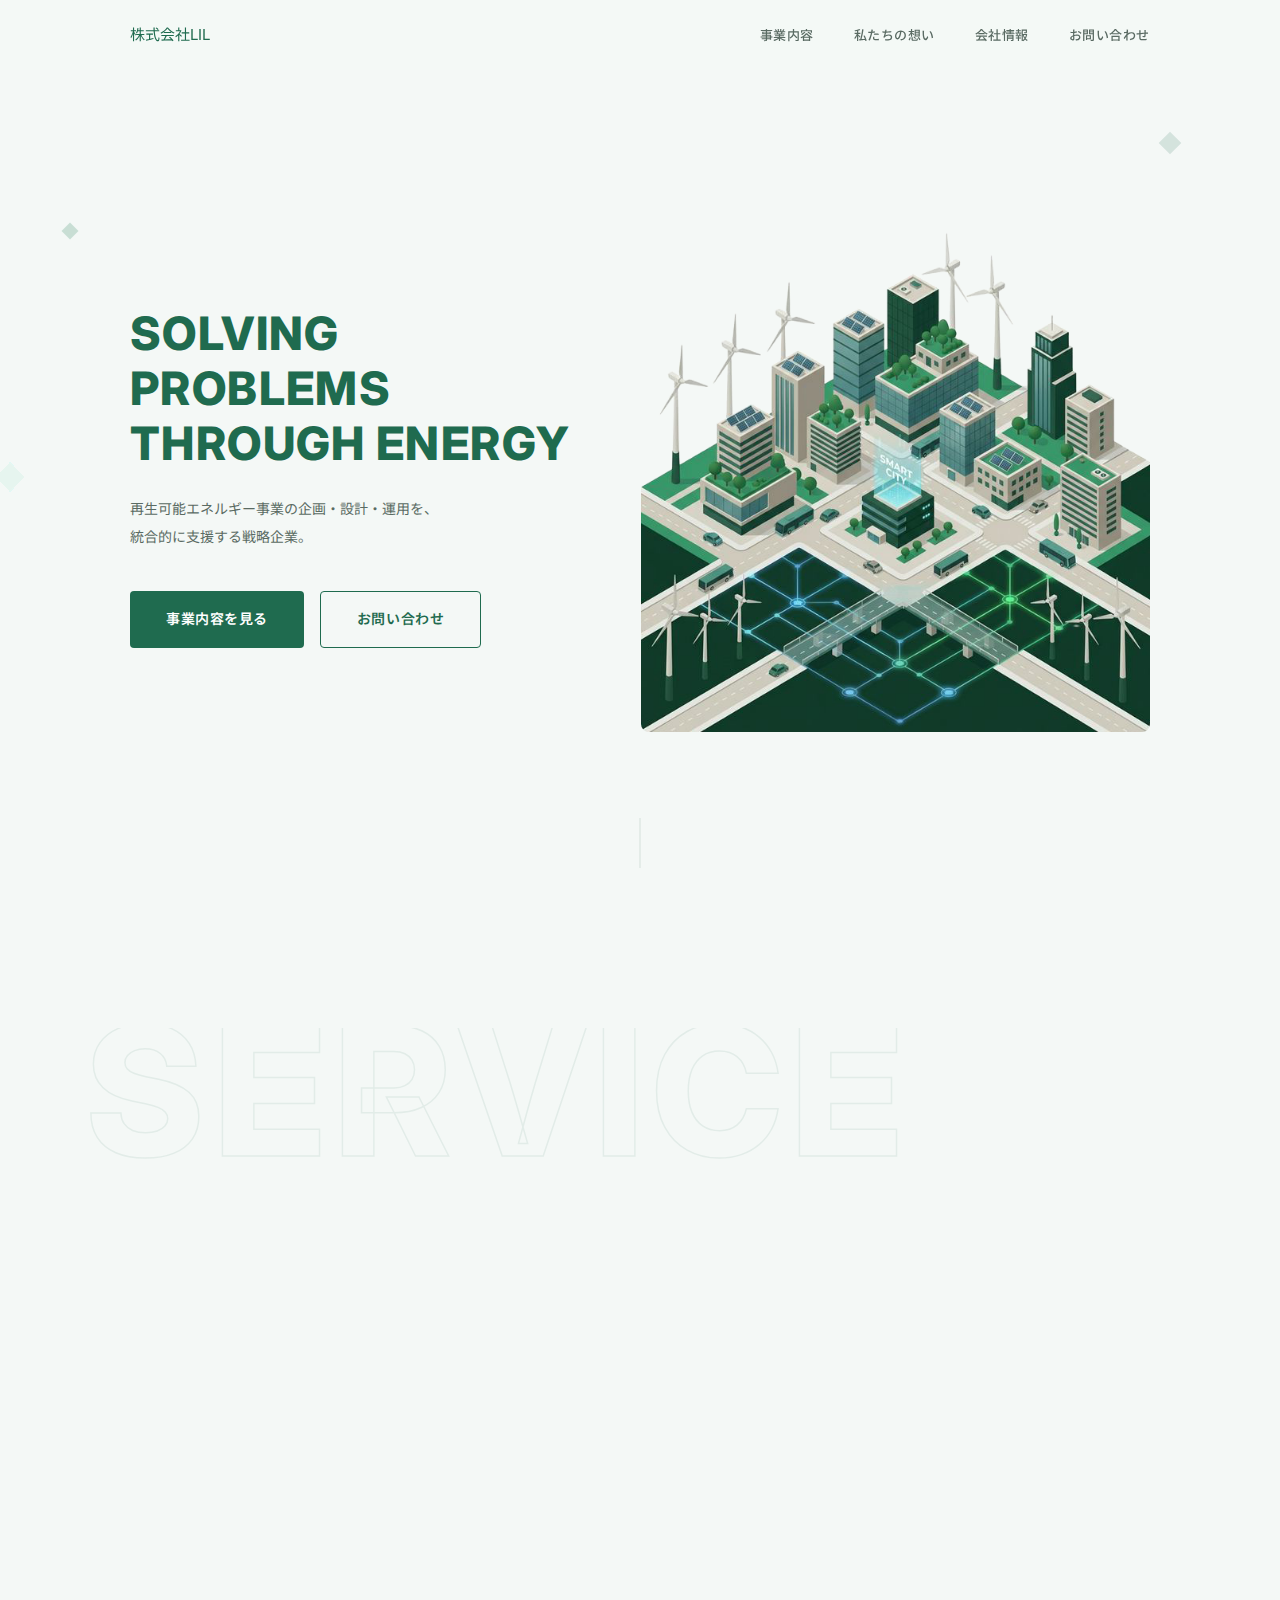
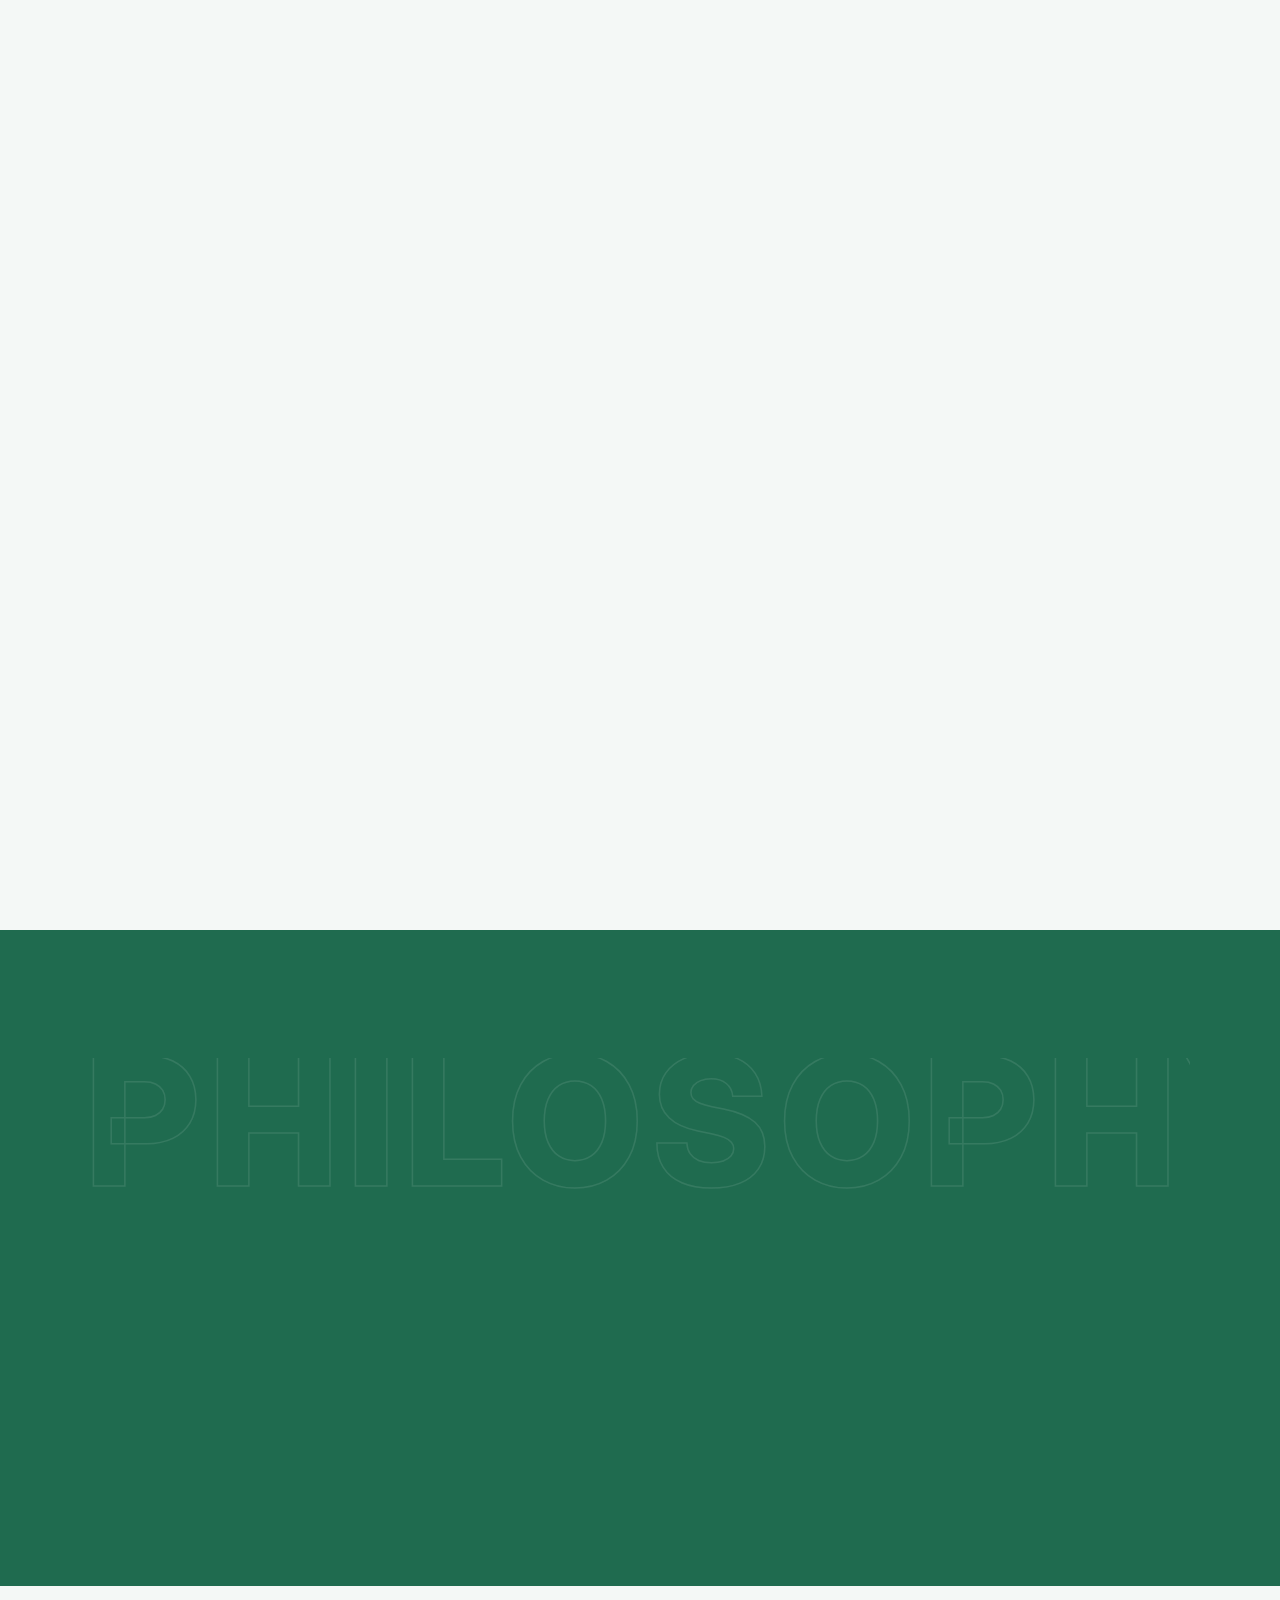
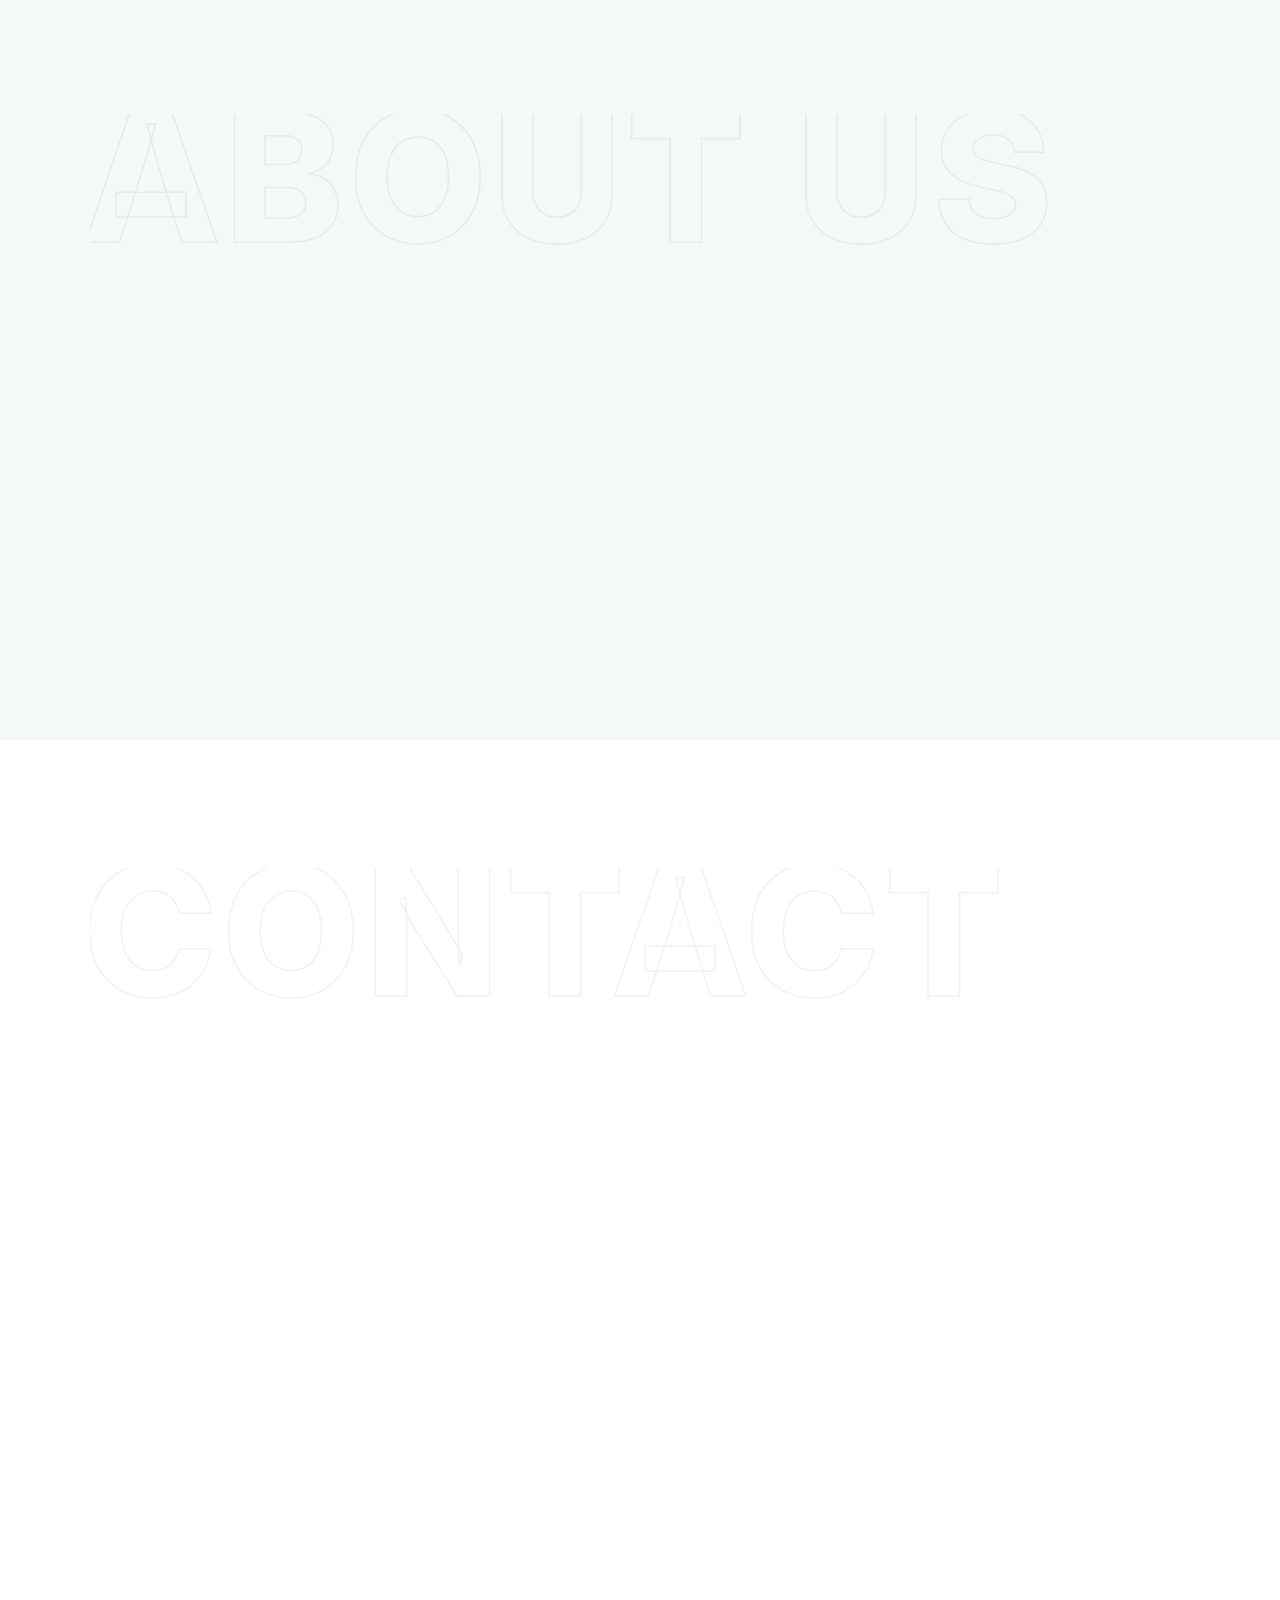
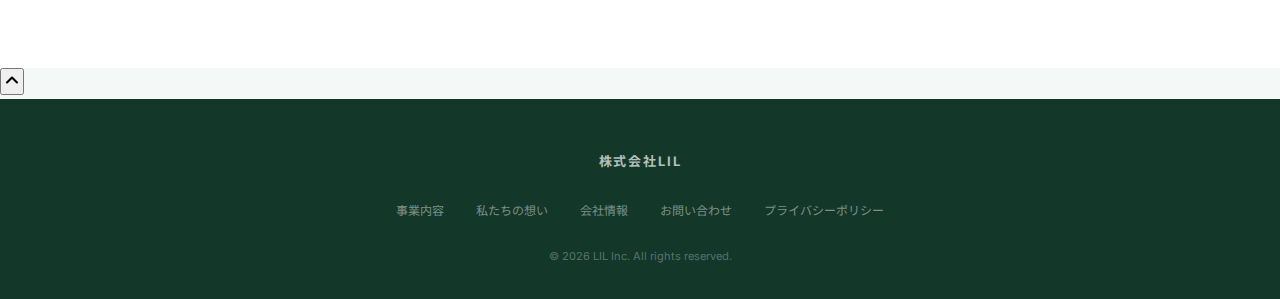
<file: index.html>
<!DOCTYPE html>
<html lang="ja">

<head>
  <meta charset="UTF-8">
  <meta name="viewport" content="width=device-width, initial-scale=1.0">
  <title>TOP | 株式会社LIL</title>
  <meta name="description" content="再生可能エネルギー事業の企画・設計・運用を、統合的に支援する戦略企業。">
  <link rel="preconnect" href="https://fonts.googleapis.com">
  <link rel="preconnect" href="https://fonts.gstatic.com" crossorigin>
  <link
    href="https://fonts.googleapis.com/css2?family=Inter:wght@300;400;500;600;700;800&family=Noto+Sans+JP:wght@300;400;500;600;700&family=Noto+Serif+JP:wght@400;500;600;700&display=swap"
    rel="stylesheet">
  <link rel="stylesheet" href="css/style.css">
</head>

<body>
  <!-- ========== HEADER ========== -->
  <header class="site-header" id="siteHeader">
    <div class="container header-inner">
      <a href="/" class="logo" aria-label="ホームへ戻る">
        株式会社LIL
      </a>
      <nav class="nav-desktop" aria-label="メインナビゲーション">
        <ul class="nav-list">
          <li><a href="#business" class="nav-link">事業内容</a></li>
          <li><a href="#philosophy" class="nav-link">私たちの想い</a></li>
          <li><a href="#company" class="nav-link">会社情報</a></li>
          <li><a href="#contact" class="nav-link">お問い合わせ</a></li>
        </ul>
      </nav>
      <button class="hamburger" id="hamburger" aria-label="メニューを開く" aria-expanded="false">
        <span class="hamburger-line"></span>
        <span class="hamburger-line"></span>
        <span class="hamburger-line"></span>
      </button>
    </div>
    <div class="nav-mobile" id="navMobile" aria-hidden="true">
      <ul class="nav-mobile-list">
        <li><a href="#business" class="nav-mobile-link">事業内容</a></li>
        <li><a href="#philosophy" class="nav-mobile-link">私たちの想い</a></li>
        <li><a href="#company" class="nav-mobile-link">会社情報</a></li>
        <li><a href="#contact" class="nav-mobile-link">お問い合わせ</a></li>
      </ul>
    </div>
  </header>

  <main>
    <!-- ========== HERO ========== -->
    <section id="hero" class="hero">
      <!-- Decorative cubes -->
      <div class="deco-cube deco-cube--1" aria-hidden="true"></div>
      <div class="deco-cube deco-cube--2" aria-hidden="true"></div>
      <div class="deco-cube deco-cube--3" aria-hidden="true"></div>
      <div class="deco-cube deco-cube--4" aria-hidden="true"></div>
      <div class="deco-cube deco-cube--5" aria-hidden="true"></div>
      <div class="deco-cube deco-cube--6" aria-hidden="true"></div>
      <div class="deco-cube deco-cube--7" aria-hidden="true"></div>
      <div class="deco-cube deco-cube--8" aria-hidden="true"></div>
      <div class="deco-cube deco-cube--9" aria-hidden="true"></div>
      <div class="deco-cube deco-cube--10" aria-hidden="true"></div>
      <div class="deco-cube deco-cube--11" aria-hidden="true"></div>
      <div class="deco-cube deco-cube--12" aria-hidden="true"></div>
      <div class="deco-cube deco-cube--13" aria-hidden="true"></div>
      <div class="deco-cube deco-cube--14" aria-hidden="true"></div>
      <div class="deco-cube deco-cube--15" aria-hidden="true"></div>
      <div class="deco-cube deco-cube--16" aria-hidden="true"></div>
      <div class="deco-cube deco-cube--17" aria-hidden="true"></div>
      <div class="deco-cube deco-cube--18" aria-hidden="true"></div>
      <div class="deco-cube deco-cube--19" aria-hidden="true"></div>
      <div class="deco-cube deco-cube--20" aria-hidden="true"></div>
      <div class="deco-cube deco-cube--21" aria-hidden="true"></div>
      <div class="deco-cube deco-cube--22" aria-hidden="true"></div>
      <div class="deco-cube deco-cube--23" aria-hidden="true"></div>
      <div class="deco-cube deco-cube--24" aria-hidden="true"></div>

      <div class="container hero-layout">
        <div class="hero-text">
          <h1 class="hero-h1 reveal">
            <span class="hero-h1-en">SOLVING PROBLEMS</span>
            <span class="hero-h1-en">THROUGH ENERGY</span>
          </h1>
          <p class="hero-lead reveal reveal--delay-1">再生可能エネルギー事業の企画・設計・運用を、<br>統合的に支援する戦略企業。</p>
          <div class="hero-cta reveal reveal--delay-2">
            <a href="#business" class="btn btn--primary">事業内容を見る</a>
            <a href="#contact" class="btn btn--outline">お問い合わせ</a>
          </div>
        </div>
        <div class="hero-visual reveal">
          <img src="images/hero-isometric2.png" alt="エネルギーインフラのイメージ" class="hero-img" loading="eager">
        </div>
      </div>
      <div class="scroll-cue" aria-hidden="true">
        <span class="scroll-cue-line"></span>
      </div>
    </section>

    <!-- ========== SERVICE ========== -->
    <section id="business" class="section section--cream">
      <div class="container section-with-watermark">
        <div class="watermark" aria-hidden="true">SERVICE</div>
        <div class="section-header reveal">
          <span class="section-sub">事業内容</span>
        </div>

        <!-- Service 01 -->
        <div class="service-block service-block--right reveal">
          <div class="service-img-wrap">
            <img src="images/energy-consulting.png" alt="エネルギーコンサルティング" class="service-img" loading="lazy">
            <span class="service-num">01</span>
          </div>
          <div class="service-content">
            <h3 class="service-title">エネルギーコンサルティング</h3>
            <p class="service-desc">事業判断の質を上げるための構造設計と意思決定支援。事業スキーム設計、投資判断支援、リスク分析・評価を通じて、最適なエネルギー戦略を立案します。</p>
            <ul class="service-bullets">
              <li>事業スキーム設計</li>
              <li>投資判断支援</li>
              <li>リスク分析・評価</li>
            </ul>
          </div>
        </div>

        <!-- Service 02 -->
        <div class="service-block service-block--left reveal">
          <div class="service-content">
            <h3 class="service-title">企画設計コンサルティング</h3>
            <p class="service-desc">企画・設計フェーズの整合性を担保し、実装可能な計画へ落とし込み。用地評価、系統検討、設計統括を一貫して支援します。</p>
            <ul class="service-bullets">
              <li>用地評価</li>
              <li>系統検討</li>
              <li>設計統括</li>
            </ul>
          </div>
          <div class="service-img-wrap">
            <img src="images/integrated-diagram.png" alt="設計プロセスイメージ" class="service-img" loading="lazy">
            <span class="service-num service-num--left">02</span>
          </div>
        </div>

        <!-- Service 03 -->
        <div class="service-block service-block--right reveal">
          <div class="service-img-wrap">
            <img src="images/operation-maintenance.png" alt="風力発電インフラ" class="service-img" loading="lazy">
            <span class="service-num">03</span>
          </div>
          <div class="service-content">
            <h3 class="service-title">運用管理支援</h3>
            <p class="service-desc">長期安定稼働を前提に、運用体制を設計・最適化。保守管理体制を構築し、継続的な価値創出を担保します。</p>
            <ul class="service-bullets">
              <li>運用体制設計</li>
              <li>保守管理体制構築</li>
              <li>長期安定化支援</li>
            </ul>
          </div>
        </div>
      </div>
    </section>

    <!-- ========== PHILOSOPHY ========== -->
    <section id="philosophy" class="section section--wine">
      <div class="container section-with-watermark">
        <div class="watermark watermark--light" aria-hidden="true">PHILOSOPHY</div>

        <div class="philosophy-layout">
          <div class="philosophy-label reveal">
            <span class="section-sub section-sub--light">私たちの想い</span>
          </div>
          <div class="philosophy-content reveal">
            <h2 class="philosophy-heading">誠実さと創造性で<br>応える。</h2>
            <div class="philosophy-body">
              <p>再生可能エネルギーは、企画・設計・運用が分断されることで、長期安定性や投資合理性が損なわれやすい領域です。</p>
              <p>私たちは、技術・事業性・運用設計を横断し、事業全体を"統合設計"として捉え直します。</p>
              <p>目先の最適化ではなく、長期の安定稼働と継続的な価値創出を前提に、意思決定の質を高める支援を行います。</p>
            </div>
          </div>
          <div class="philosophy-visual reveal">
            <img src="images/philosophy-city2.png" alt="都市とエネルギーのイメージ" class="philosophy-img" loading="lazy">
          </div>
        </div>
      </div>
    </section>

    <!-- ========== APPROACH / COMPANY ========== -->
    <section id="company" class="section section--cream">
      <div class="container section-with-watermark">
        <div class="watermark" aria-hidden="true">ABOUT US</div>

        <div class="about-layout">
          <div class="about-visual reveal">
            <img src="images/wind-turbines.png" alt="再生可能エネルギーインフラ" class="about-img" loading="lazy">
          </div>
          <div class="about-content reveal">
            <span class="section-sub">会社情報</span>
            <h2 class="about-heading">会社概要</h2>
            <dl class="company-table">
              <div class="company-row">
                <dt>会社名</dt>
                <dd>株式会社LIL</dd>
              </div>
              <div class="company-row">
                <dt>代表者</dt>
                <dd>代表取締役 道本 謙介</dd>
              </div>
              <div class="company-row">
                <dt>住所</dt>
                <dd>大阪市中央区久太郎町3丁目1番27号船場大西ビル9階</dd>
              </div>
              <div class="company-row">
                <dt>会社目的</dt>
                <dd>再生可能エネルギー（脱炭素）A&M、O&M、コンサルティング、発電所保有（実務運営）、発電所建設、SDGS、Re100</dd>
              </div>
              <div class="company-row">
                <dt>事業内容</dt>
                <dd>SDGsに関する企画、設計、実施、運用、PR、研修、パートナーマッチング新規事業創出</dd>
              </div>
            </dl>
          </div>
        </div>
      </div>
    </section>

    <!-- ========== CONTACT ========== -->
    <section id="contact" class="section section--white">
      <div class="container section-with-watermark">
        <div class="watermark" aria-hidden="true">CONTACT</div>
        <div class="section-header section-header--center reveal">
          <span class="section-sub">お問い合わせ</span>
        </div>

        <div class="contact-form-wrap reveal">
          <form class="contact-form"
            action="https://docs.google.com/forms/u/1/d/e/1FAIpQLSdo0f4HM27pAtrWlD56RqRm7i7F2eSg3h7Rjvf1aUtwLPWf7g/formResponse"
            method="POST" target="_blank">
            <div class="form-group">
              <label for="contact-name" class="form-label">お名前 <span class="required">*</span></label>
              <input type="text" id="contact-name" name="entry.781073088" class="form-input" autocomplete="name"
                placeholder="" required>
            </div>
            <div class="form-group">
              <label for="contact-email" class="form-label">メールアドレス <span class="required">*</span></label>
              <input type="email" id="contact-email" name="entry.1321360599" class="form-input" autocomplete="email"
                placeholder="" required>
            </div>
            <div class="form-group">
              <label for="contact-company" class="form-label">会社名</label>
              <input type="text" id="contact-company" name="entry.496089879" class="form-input"
                autocomplete="organization" placeholder="">
            </div>
            <div class="form-group">
              <label for="contact-message" class="form-label">お問い合わせ内容 <span class="required">*</span></label>
              <textarea id="contact-message" name="entry.933638866" class="form-textarea" rows="5" required></textarea>
            </div>
            <p class="form-privacy">
              <a href="privacy.html" target="_blank">プライバシーポリシー</a>に同意の上、<br class="sp-only">お問い合わせください。
            </p>
            <div class="form-submit">
              <button type="submit" class="btn btn--primary btn--wide">送信</button>
            </div>
          </form>
        </div>
      </div>
    </section>
  </main>

  <!-- ========== BACK TO TOP ========== -->
  <button class="back-to-top" id="backToTop" aria-label="ページトップへ戻る">
    <svg xmlns="http://www.w3.org/2000/svg" width="20" height="20" viewBox="0 0 24 24" fill="none" stroke="currentColor"
      stroke-width="2.5" stroke-linecap="round" stroke-linejoin="round" aria-hidden="true">
      <polyline points="18 15 12 9 6 15"></polyline>
    </svg>
  </button>

  <!-- ========== FOOTER ========== -->
  <footer class="site-footer">
    <div class="container footer-inner">
      <div class="footer-left">
        <span class="footer-logo">株式会社LIL</span>
      </div>
      <nav class="footer-nav">
        <a href="#business">事業内容</a>
        <a href="#philosophy">私たちの想い</a>
        <a href="#company">会社情報</a>
        <a href="#contact">お問い合わせ</a>
        <a href="privacy.html">プライバシーポリシー</a>
      </nav>
      <p class="footer-copy">&copy; 2026 LIL Inc. All rights reserved.</p>
    </div>
  </footer>

  <script src="js/main.js"></script>
</body>

</html>
</file>
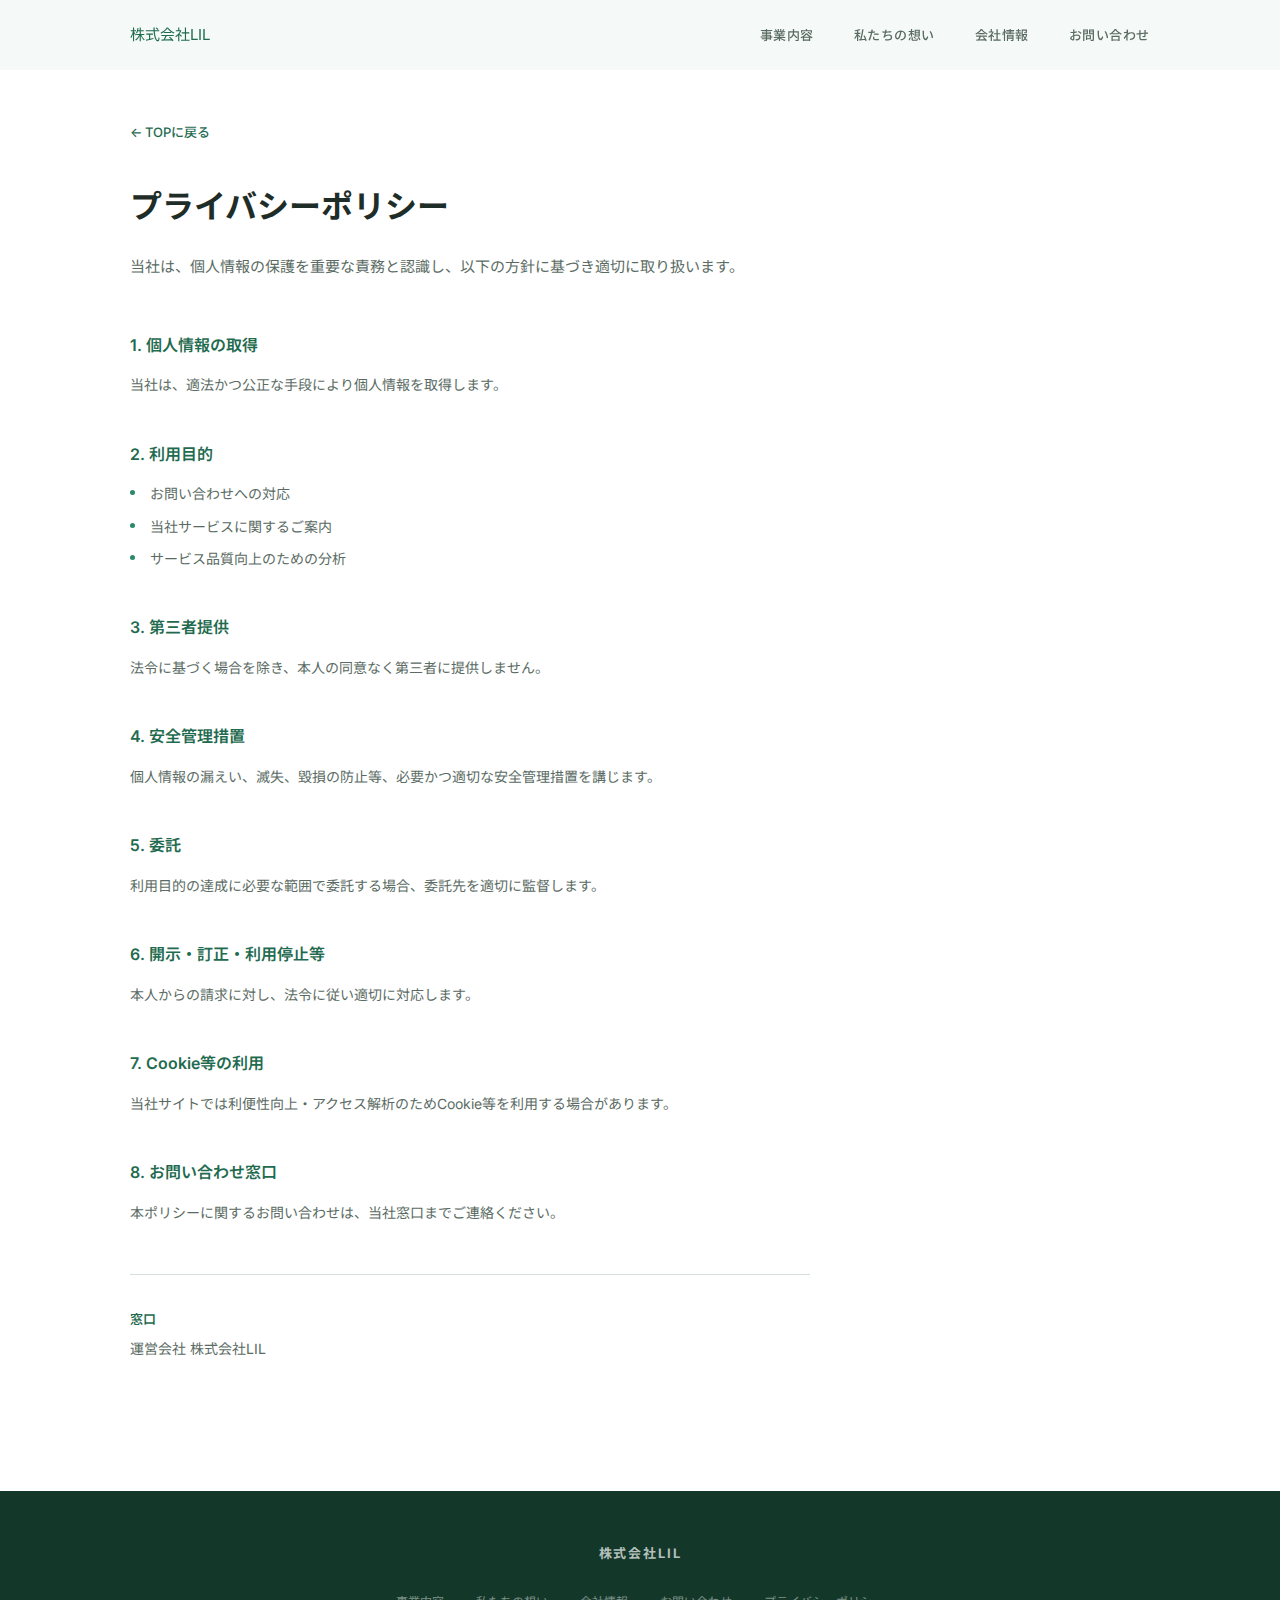
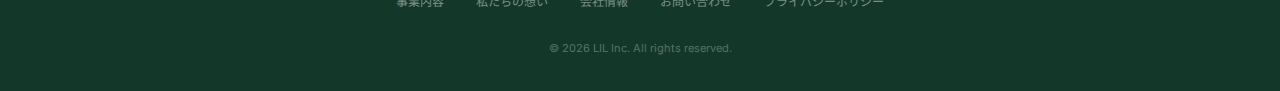
<file: privacy.html>
<!DOCTYPE html>
<html lang="ja">

<head>
  <meta charset="UTF-8">
  <meta name="viewport" content="width=device-width, initial-scale=1.0">
  <title>プライバシーポリシー | 株式会社LIL</title>
  <meta name="description" content="当社のプライバシーポリシーについてご案内します。">
  <link rel="preconnect" href="https://fonts.googleapis.com">
  <link rel="preconnect" href="https://fonts.gstatic.com" crossorigin>
  <link
    href="https://fonts.googleapis.com/css2?family=Inter:wght@300;400;500;600;700;800&family=Noto+Sans+JP:wght@300;400;500;600;700&family=Noto+Serif+JP:wght@400;500;600;700&display=swap"
    rel="stylesheet">
  <link rel="stylesheet" href="css/style.css">
  <link rel="stylesheet" href="css/privacy.css">
</head>

<body>
  <!-- ========== HEADER ========== -->
  <header class="site-header" id="siteHeader">
    <div class="container header-inner">
      <a href="index.html" class="logo" aria-label="ホームへ戻る">
        株式会社LIL
      </a>
      <nav class="nav-desktop" aria-label="メインナビゲーション">
        <ul class="nav-list">
          <li><a href="index.html#business" class="nav-link">事業内容</a></li>
          <li><a href="index.html#philosophy" class="nav-link">私たちの想い</a></li>
          <li><a href="index.html#company" class="nav-link">会社情報</a></li>
          <li><a href="index.html#contact" class="nav-link">お問い合わせ</a></li>
        </ul>
      </nav>
      <button class="hamburger" id="hamburger" aria-label="メニューを開く" aria-expanded="false">
        <span class="hamburger-line"></span>
        <span class="hamburger-line"></span>
        <span class="hamburger-line"></span>
      </button>
    </div>
    <div class="nav-mobile" id="navMobile" aria-hidden="true">
      <ul class="nav-mobile-list">
        <li><a href="index.html#business" class="nav-mobile-link">事業内容</a></li>
        <li><a href="index.html#philosophy" class="nav-mobile-link">私たちの想い</a></li>
        <li><a href="index.html#company" class="nav-mobile-link">会社情報</a></li>
        <li><a href="index.html#contact" class="nav-mobile-link">お問い合わせ</a></li>
      </ul>
    </div>
  </header>

  <main class="privacy-page">
    <div class="container">
      <a href="index.html" class="back-link">← TOPに戻る</a>
      <h1 class="privacy-heading">プライバシーポリシー</h1>
      <p class="privacy-intro">当社は、個人情報の保護を重要な責務と認識し、以下の方針に基づき適切に取り扱います。</p>

      <div class="privacy-articles">
        <article class="privacy-article">
          <h2 class="privacy-article-title">1. 個人情報の取得</h2>
          <div class="privacy-article-body">
            <p>当社は、適法かつ公正な手段により個人情報を取得します。</p>
          </div>
        </article>
        <article class="privacy-article">
          <h2 class="privacy-article-title">2. 利用目的</h2>
          <div class="privacy-article-body">
            <ul>
              <li>お問い合わせへの対応</li>
              <li>当社サービスに関するご案内</li>
              <li>サービス品質向上のための分析</li>
            </ul>
          </div>
        </article>
        <article class="privacy-article">
          <h2 class="privacy-article-title">3. 第三者提供</h2>
          <div class="privacy-article-body">
            <p>法令に基づく場合を除き、本人の同意なく第三者に提供しません。</p>
          </div>
        </article>
        <article class="privacy-article">
          <h2 class="privacy-article-title">4. 安全管理措置</h2>
          <div class="privacy-article-body">
            <p>個人情報の漏えい、滅失、毀損の防止等、必要かつ適切な安全管理措置を講じます。</p>
          </div>
        </article>
        <article class="privacy-article">
          <h2 class="privacy-article-title">5. 委託</h2>
          <div class="privacy-article-body">
            <p>利用目的の達成に必要な範囲で委託する場合、委託先を適切に監督します。</p>
          </div>
        </article>
        <article class="privacy-article">
          <h2 class="privacy-article-title">6. 開示・訂正・利用停止等</h2>
          <div class="privacy-article-body">
            <p>本人からの請求に対し、法令に従い適切に対応します。</p>
          </div>
        </article>
        <article class="privacy-article">
          <h2 class="privacy-article-title">7. Cookie等の利用</h2>
          <div class="privacy-article-body">
            <p>当社サイトでは利便性向上・アクセス解析のためCookie等を利用する場合があります。</p>
          </div>
        </article>
        <article class="privacy-article">
          <h2 class="privacy-article-title">8. お問い合わせ窓口</h2>
          <div class="privacy-article-body">
            <p>本ポリシーに関するお問い合わせは、当社窓口までご連絡ください。</p>
          </div>
        </article>
      </div>

      <div class="privacy-contact">
        <p class="privacy-contact-label">窓口</p>
        <p class="privacy-contact-value">運営会社 株式会社LIL</p>
      </div>
    </div>
  </main>

  <footer class="site-footer">
    <div class="container footer-inner">
      <div class="footer-left">
        <span class="footer-logo">株式会社LIL</span>
      </div>
      <nav class="footer-nav">
        <a href="index.html#business">事業内容</a>
        <a href="index.html#philosophy">私たちの想い</a>
        <a href="index.html#company">会社情報</a>
        <a href="index.html#contact">お問い合わせ</a>
        <a href="privacy.html">プライバシーポリシー</a>
      </nav>
      <p class="footer-copy">&copy; 2026 LIL Inc. All rights reserved.</p>
    </div>
  </footer>

  <script src="js/main.js"></script>
</body>

</html>
</file>
<file: css/style.css>
/* ============================================================
   DESIGN TOKENS — Green / Natural Palette
   Key color: Deep Forest Green with cool light backgrounds
   ============================================================ */

:root {
  /* Green (Key Color) */
  --wine-900: #13382A;
  --wine-800: #1A4D3A;
  --wine-700: #1F6B4F;
  --wine-600: #2A8A66;
  --wine-500: #38A87D;
  --wine-100: #E6F5EE;

  /* Background — cool mint-tinted off-white */
  --cream: #F4F8F6;
  --cream-dark: #E8F0EC;
  --cream-light: #FAFCFB;

  /* Neutral */
  --text-primary: #1E2D28;
  --text-secondary: #5A6B63;
  --text-light: #8A9A92;
  --border: #D4DFD9;
  --white: #FFFFFF;

  /* Accent */
  --eco-600: #1A7A50;
  --eco-500: #24A06A;
  --gold: #7BB38E;

  /* Typography */
  --font-sans: 'Inter', 'Noto Sans JP', system-ui, -apple-system, 'Segoe UI', Roboto, sans-serif;
  --font-serif: 'Noto Serif JP', 'Yu Mincho', 'Hiragino Mincho ProN', serif;
  --ls-wide: 0.14em;
  --ls-normal: 0.04em;

  /* Layout */
  --container-max: 1100px;
  --container-px: 1.5rem;
  --section-py: 6rem;
  --header-h: 70px;

  /* Card */
  --radius: 4px;
  --radius-lg: 8px;
  --shadow-soft: 0 2px 20px rgba(0, 0, 0, 0.06);

  /* Motion */
  --dur: 300ms;
  --ease: cubic-bezier(0.25, 0.46, 0.45, 0.94);
  --reveal-dur: 700ms;
}

@media (min-width: 768px) {
  :root {
    --container-px: 2.5rem;
    --section-py: 8rem;
  }
}

/* ============================================================
   RESET
   ============================================================ */

*, *::before, *::after { margin: 0; padding: 0; box-sizing: border-box; }

html {
  scroll-behavior: smooth;
  -webkit-font-smoothing: antialiased;
  -moz-osx-font-smoothing: grayscale;
}

body {
  font-family: var(--font-sans);
  font-size: 15px;
  line-height: 1.9;
  color: var(--text-primary);
  background: var(--cream);
  overflow-x: hidden;
}

img { max-width: 100%; height: auto; display: block; }
a { color: inherit; text-decoration: none; }
ul, ol { list-style: none; }
button { font-family: inherit; }

.container {
  max-width: var(--container-max);
  margin: 0 auto;
  padding-left: var(--container-px);
  padding-right: var(--container-px);
}

/* ============================================================
   HEADER
   ============================================================ */

.site-header {
  position: fixed;
  top: 0; left: 0; right: 0;
  z-index: 100;
  background: rgba(244, 248, 246, 0.9);
  backdrop-filter: blur(10px);
  -webkit-backdrop-filter: blur(10px);
  transition: background 0.3s, box-shadow 0.3s;
}

.site-header.scrolled {
  background: rgba(244, 248, 246, 0.97);
  box-shadow: 0 1px 0 var(--border);
}

.header-inner {
  display: flex;
  align-items: center;
  justify-content: space-between;
  height: var(--header-h);
}

.logo {
  display: flex;
  align-items: center;
  color: var(--wine-700);
  transition: opacity 0.2s;
}
.logo:hover { opacity: 0.7; }

.logo-icon { width: 36px; height: 36px; }

/* Nav Desktop */
.nav-desktop { display: none; }

@media (min-width: 800px) {
  .nav-desktop { display: block; }
  .hamburger { display: none !important; }
}

.nav-list {
  display: flex;
  align-items: center;
  gap: 2.5rem;
}

.nav-link {
  font-size: 13px;
  font-weight: 500;
  color: var(--text-secondary);
  letter-spacing: var(--ls-normal);
  position: relative;
  transition: color var(--dur) var(--ease);
}

.nav-link:hover,
.nav-link--active { color: var(--wine-700); }

.nav-link::after {
  content: '';
  position: absolute;
  bottom: -4px; left: 0;
  width: 0; height: 2px;
  background: var(--wine-700);
  transition: width 0.3s var(--ease);
}

.nav-link:hover::after,
.nav-link--active::after { width: 100%; }

/* Hamburger */
.hamburger {
  display: flex; flex-direction: column; gap: 5px;
  background: none; border: none; cursor: pointer; padding: 8px; z-index: 110;
}
.hamburger-line {
  display: block; width: 24px; height: 2px;
  background: var(--wine-700); border-radius: 2px;
  transition: transform 0.3s, opacity 0.3s;
}
.hamburger.active .hamburger-line:nth-child(1) { transform: translateY(7px) rotate(45deg); }
.hamburger.active .hamburger-line:nth-child(2) { opacity: 0; }
.hamburger.active .hamburger-line:nth-child(3) { transform: translateY(-7px) rotate(-45deg); }

/* Mobile Nav */
.nav-mobile {
  position: fixed; inset: 0;
  background: rgba(244, 248, 246, 0.98);
  backdrop-filter: blur(20px);
  display: flex; align-items: center; justify-content: center;
  opacity: 0; pointer-events: none; transition: opacity 0.3s; z-index: 105;
}
.nav-mobile.open { opacity: 1; pointer-events: auto; }
.nav-mobile-list { display: flex; flex-direction: column; align-items: center; gap: 2rem; }
.nav-mobile-link {
  font-size: 16px; font-weight: 600; color: var(--wine-700);
  letter-spacing: var(--ls-normal); transition: opacity 0.2s;
}
.nav-mobile-link:hover { opacity: 0.6; }

@media (min-width: 800px) { .nav-mobile { display: none; } }

/* ============================================================
   WATERMARK SECTION LABELS
   ============================================================ */

.section-with-watermark {
  position: relative;
  overflow: hidden;
}

.watermark {
  position: absolute;
  top: -0.15em;
  left: -0.03em;
  font-family: var(--font-sans);
  font-size: clamp(80px, 14vw, 180px);
  font-weight: 800;
  letter-spacing: 0.05em;
  color: transparent;
  -webkit-text-stroke: 1.5px rgba(31, 107, 79, 0.08);
  text-transform: uppercase;
  line-height: 1;
  pointer-events: none;
  user-select: none;
  white-space: nowrap;
  z-index: 0;
}

.watermark--light {
  -webkit-text-stroke-color: rgba(255, 255, 255, 0.1);
}

/* ============================================================
   SECTION UTILITIES
   ============================================================ */

.section {
  padding: var(--section-py) 0;
  position: relative;
}

.section--cream { background: var(--cream); }
.section--white { background: var(--white); }

.section--wine {
  background: var(--wine-700);
  color: var(--white);
}

.section-header {
  position: relative;
  z-index: 1;
  margin-bottom: 3.5rem;
}

.section-header--center { text-align: center; }

.section-sub {
  display: inline-block;
  font-size: 12px;
  font-weight: 600;
  letter-spacing: var(--ls-wide);
  color: var(--wine-700);
  border-bottom: 2px solid var(--wine-700);
  padding-bottom: 4px;
  text-transform: uppercase;
}

.section-sub--light {
  color: rgba(255, 255, 255, 0.7);
  border-bottom-color: rgba(255, 255, 255, 0.3);
}

/* ============================================================
   BUTTONS
   ============================================================ */

.btn {
  display: inline-flex; align-items: center; justify-content: center;
  padding: 14px 36px;
  font-size: 14px; font-weight: 600;
  letter-spacing: var(--ls-normal);
  border-radius: var(--radius);
  transition: all var(--dur) var(--ease);
  cursor: pointer; border: none;
}

.btn--primary {
  background: var(--wine-700);
  color: var(--white);
}
.btn--primary:hover {
  background: var(--wine-800);
  transform: translateY(-1px);
  box-shadow: 0 4px 16px rgba(31, 107, 79, 0.25);
}

.btn--outline {
  background: transparent;
  color: var(--wine-700);
  border: 1.5px solid var(--wine-700);
}
.btn--outline:hover {
  background: var(--wine-700);
  color: var(--white);
}

.btn--wide {
  min-width: 200px;
  padding: 16px 48px;
}

/* ============================================================
   HERO
   ============================================================ */

.hero {
  position: relative;
  min-height: 100vh;
  display: flex;
  align-items: center;
  background: var(--cream);
  padding-top: calc(var(--header-h) + 2rem);
  padding-bottom: 3rem;
  overflow: hidden;
}

.hero-layout {
  display: grid;
  grid-template-columns: 1fr;
  gap: 2rem;
  align-items: center;
  position: relative;
  z-index: 1;
}

@media (min-width: 768px) {
  .hero-layout {
    grid-template-columns: 1fr 1.1fr;
    gap: 3rem;
  }
}

.hero-text { position: relative; z-index: 2; }

.hero-h1 {
  margin-bottom: 1.5rem;
}

.hero-h1-en {
  display: block;
  font-size: clamp(28px, 5vw, 46px);
  font-weight: 800;
  letter-spacing: 0.03em;
  line-height: 1.2;
  color: var(--wine-700);
}

.hero-lead {
  font-size: 14px;
  color: var(--text-secondary);
  line-height: 2;
  margin-bottom: 2.5rem;
}

.hero-cta {
  display: flex; gap: 1rem; flex-wrap: wrap;
}

.hero-visual {
  position: relative;
}

.hero-img {
  width: 100%;
  border-radius: var(--radius-lg);
}

/* Decorative cubes */
.deco-cube {
  position: absolute;
  width: 20px; height: 20px;
  background: var(--wine-100);
  transform: rotate(45deg);
  z-index: 0;
  opacity: 0.6;
}
.deco-cube--1 { top: 15%; right: 8%; width: 16px; height: 16px; background: var(--wine-700); opacity: 0.15; }
.deco-cube--2 { top: 25%; left: 5%; width: 12px; height: 12px; background: var(--eco-600); opacity: 0.2; }
.deco-cube--3 { bottom: 20%; right: 15%; width: 24px; height: 24px; background: var(--wine-100); opacity: 0.5; }
.deco-cube--4 { bottom: 30%; left: 12%; width: 10px; height: 10px; background: var(--gold); opacity: 0.3; }

/* Scroll cue */
.scroll-cue {
  position: absolute;
  bottom: 2rem; left: 50%; transform: translateX(-50%);
  z-index: 1;
}
.scroll-cue-line {
  display: block; width: 1px; height: 50px;
  background: var(--border);
  position: relative; overflow: hidden;
}
.scroll-cue-line::after {
  content: ''; position: absolute;
  top: -100%; left: 0; width: 100%; height: 100%;
  background: var(--wine-700);
  animation: scrollLine 2.2s ease-in-out infinite;
}

@keyframes scrollLine {
  0% { top: -100%; }
  50% { top: 100%; }
  100% { top: 100%; }
}

/* ============================================================
   SERVICE SECTION — Staggered Layout
   ============================================================ */

.service-block {
  display: grid;
  grid-template-columns: 1fr;
  gap: 2rem;
  align-items: center;
  margin-bottom: 5rem;
  position: relative;
  z-index: 1;
}

.service-block:last-child { margin-bottom: 0; }

@media (min-width: 768px) {
  .service-block {
    grid-template-columns: 1fr 1fr;
    gap: 3rem;
    margin-bottom: 6rem;
  }

  .service-block--left .service-content { order: -1; }
}

.service-img-wrap {
  position: relative;
}

.service-img {
  width: 100%;
  aspect-ratio: 4/3;
  object-fit: cover;
  border-radius: var(--radius-lg);
  box-shadow: var(--shadow-soft);
}

.service-num {
  position: absolute;
  top: -1.2rem;
  right: -0.8rem;
  font-family: var(--font-sans);
  font-size: clamp(48px, 8vw, 80px);
  font-weight: 800;
  color: var(--wine-700);
  opacity: 0.12;
  line-height: 1;
  pointer-events: none;
}

.service-num--left {
  right: auto;
  left: -0.8rem;
}

.service-content {
  position: relative;
  z-index: 1;
}

.service-title {
  font-size: 20px;
  font-weight: 700;
  color: var(--wine-700);
  margin-bottom: 1rem;
  letter-spacing: var(--ls-normal);
}

.service-desc {
  font-size: 14px;
  color: var(--text-secondary);
  line-height: 2;
  margin-bottom: 1.25rem;
}

.service-bullets {
  display: flex;
  flex-direction: column;
  gap: 0.4rem;
}

.service-bullets li {
  font-size: 13px;
  color: var(--text-secondary);
  padding-left: 1rem;
  position: relative;
}

.service-bullets li::before {
  content: '';
  position: absolute;
  left: 0; top: 0.6em;
  width: 5px; height: 5px;
  background: var(--wine-600);
  border-radius: 50%;
}

/* ============================================================
   PHILOSOPHY — Wine Background
   ============================================================ */

.philosophy-layout {
  position: relative;
  z-index: 1;
  display: grid;
  grid-template-columns: 1fr;
  gap: 2rem;
}

@media (min-width: 768px) {
  .philosophy-layout {
    grid-template-columns: auto 1fr 1fr;
    gap: 3rem;
    align-items: center;
  }
}

.philosophy-label {
  writing-mode: vertical-rl;
  text-orientation: mixed;
  display: none;
}

@media (min-width: 768px) {
  .philosophy-label {
    display: block;
    align-self: start;
    padding-top: 0.5rem;
  }
}

.philosophy-heading {
  font-family: var(--font-serif);
  font-size: clamp(26px, 4vw, 36px);
  font-weight: 700;
  line-height: 1.6;
  color: var(--white);
  margin-bottom: 1.5rem;
}

.philosophy-body {
  font-size: 14px;
  color: rgba(255, 255, 255, 0.75);
  line-height: 2.1;
}

.philosophy-body p { margin-bottom: 1rem; }
.philosophy-body p:last-child { margin-bottom: 0; }

.philosophy-visual {
  display: flex;
  align-items: center;
  justify-content: center;
}

.philosophy-img {
  width: 100%;
  max-width: 400px;
  border-radius: var(--radius-lg);
  box-shadow: 0 8px 32px rgba(0, 0, 0, 0.2);
}

/* ============================================================
   ABOUT / COMPANY
   ============================================================ */

.about-layout {
  display: grid;
  grid-template-columns: 1fr;
  gap: 3rem;
  position: relative;
  z-index: 1;
}

@media (min-width: 768px) {
  .about-layout {
    grid-template-columns: 1fr 1.2fr;
    gap: 4rem;
    align-items: start;
  }
}

.about-img {
  width: 100%;
  border-radius: var(--radius-lg);
  box-shadow: var(--shadow-soft);
}

.about-heading {
  font-size: 24px;
  font-weight: 700;
  color: var(--text-primary);
  margin: 0.75rem 0 2rem;
}

.company-table {
  border-top: 1px solid var(--border);
  margin-bottom: 2.5rem;
}

.company-row {
  display: flex;
  border-bottom: 1px solid var(--border);
  padding: 1rem 0;
  gap: 1rem;
}

@media (max-width: 500px) {
  .company-row { flex-direction: column; gap: 0.25rem; }
}

.company-row dt {
  width: 100px; flex-shrink: 0;
  font-size: 13px; font-weight: 600;
  color: var(--wine-700);
}

.company-row dd {
  font-size: 14px;
  color: var(--text-secondary);
  line-height: 1.7;
}

.clients-heading {
  font-size: 16px;
  font-weight: 600;
  color: var(--text-primary);
  margin-bottom: 1rem;
}

.clients-tags {
  display: flex; flex-wrap: wrap; gap: 0.5rem;
}

.client-tag {
  display: inline-block;
  padding: 6px 16px;
  font-size: 13px;
  font-weight: 500;
  color: var(--wine-700);
  background: var(--wine-100);
  border-radius: 100px;
  letter-spacing: var(--ls-normal);
}

/* ============================================================
   CONTACT FORM
   ============================================================ */

.contact-form-wrap {
  max-width: 560px;
  margin: 0 auto;
  position: relative;
  z-index: 1;
}

.form-group {
  margin-bottom: 1.5rem;
}

.form-label {
  display: block;
  font-size: 13px;
  font-weight: 600;
  color: var(--text-primary);
  margin-bottom: 0.5rem;
  letter-spacing: var(--ls-normal);
}

.required {
  color: var(--wine-700);
  font-size: 11px;
}

.form-input,
.form-textarea {
  width: 100%;
  padding: 12px 16px;
  font-family: var(--font-sans);
  font-size: 14px;
  color: var(--text-primary);
  background: var(--white);
  border: 1px solid var(--border);
  border-radius: var(--radius);
  transition: border-color var(--dur) var(--ease), box-shadow var(--dur) var(--ease);
  outline: none;
}

.form-input:focus,
.form-textarea:focus {
  border-color: var(--wine-600);
  box-shadow: 0 0 0 3px rgba(31, 107, 79, 0.08);
}

.form-textarea {
  resize: vertical;
  min-height: 120px;
}

.form-privacy {
  font-size: 12px;
  color: var(--text-light);
  text-align: center;
  margin-bottom: 1.5rem;
  line-height: 1.8;
}

.form-privacy a {
  color: var(--wine-700);
  text-decoration: underline;
  text-underline-offset: 2px;
}

.form-submit {
  text-align: center;
}

.sp-only { display: inline; }
@media (min-width: 600px) { .sp-only { display: none; } }

/* ============================================================
   FOOTER
   ============================================================ */

.site-footer {
  background: var(--wine-900);
  padding: 3rem 0 2rem;
  color: rgba(255, 255, 255, 0.5);
}

.footer-inner {
  display: flex;
  flex-direction: column;
  align-items: center;
  gap: 1.5rem;
  text-align: center;
}

.footer-logo {
  font-size: 13px;
  font-weight: 700;
  letter-spacing: var(--ls-wide);
  color: rgba(255, 255, 255, 0.7);
}

.footer-nav {
  display: flex;
  flex-wrap: wrap;
  justify-content: center;
  gap: 1.25rem 2rem;
}

.footer-nav a {
  font-size: 12px;
  color: rgba(255, 255, 255, 0.45);
  transition: color 0.2s;
}

.footer-nav a:hover {
  color: rgba(255, 255, 255, 0.8);
}

.footer-copy {
  font-size: 11px;
  color: rgba(255, 255, 255, 0.3);
}

/* ============================================================
   REVEAL ANIMATION
   ============================================================ */

.reveal {
  opacity: 0;
  transform: translateY(28px);
  transition: opacity var(--reveal-dur) ease-out, transform var(--reveal-dur) ease-out;
}

.reveal.visible {
  opacity: 1;
  transform: translateY(0);
}

.reveal--delay-1 { transition-delay: 180ms; }
.reveal--delay-2 { transition-delay: 360ms; }

@media (prefers-reduced-motion: reduce) {
  .reveal { opacity: 1; transform: none; transition: none; }
  .scroll-cue-line::after { animation: none; }
  html { scroll-behavior: auto; }
}

/* ============================================================
   UTILITIES
   ============================================================ */

.sr-only {
  position: absolute; width: 1px; height: 1px; padding: 0; margin: -1px;
  overflow: hidden; clip: rect(0,0,0,0); white-space: nowrap; border: 0;
}
</file>
<file: css/privacy.css>
/* ============================================================
   PRIVACY POLICY PAGE STYLES
   ============================================================ */

.privacy-page {
  padding-top: calc(var(--header-h) + 3rem);
  padding-bottom: var(--section-py);
  min-height: 100vh;
  background: var(--white);
}

.privacy-heading {
  font-size: clamp(24px, 3.5vw, 32px);
  font-weight: 700;
  color: var(--text-primary);
  margin-bottom: 1rem;
}

.privacy-intro {
  font-size: 15px;
  color: var(--text-secondary);
  line-height: 1.9;
  margin-bottom: 3rem;
  max-width: 680px;
}

.privacy-articles {
  max-width: 680px;
}

.privacy-article {
  margin-bottom: 2.5rem;
}

.privacy-article:last-child { margin-bottom: 0; }

.privacy-article-title {
  font-size: 16px;
  font-weight: 600;
  color: var(--wine-700);
  margin-bottom: 0.75rem;
}

.privacy-article-body {
  font-size: 14px;
  color: var(--text-secondary);
  line-height: 1.9;
}

.privacy-article-body p { margin-bottom: 0.5rem; }
.privacy-article-body p:last-child { margin-bottom: 0; }

.privacy-article-body ul { padding-left: 0; }
.privacy-article-body ul li {
  position: relative;
  padding-left: 1.25rem;
  margin-bottom: 0.35rem;
}
.privacy-article-body ul li::before {
  content: '';
  position: absolute;
  left: 0; top: 0.65em;
  width: 5px; height: 5px;
  background: var(--wine-600);
  border-radius: 50%;
}

.privacy-contact {
  margin-top: 3rem;
  padding-top: 2rem;
  border-top: 1px solid var(--border);
  max-width: 680px;
}

.privacy-contact-label {
  font-size: 13px;
  font-weight: 600;
  color: var(--wine-700);
  margin-bottom: 0.25rem;
}

.privacy-contact-value {
  font-size: 14px;
  color: var(--text-secondary);
}

.back-link {
  display: inline-flex;
  align-items: center; gap: 0.5rem;
  font-size: 13px; font-weight: 500;
  color: var(--wine-700);
  margin-bottom: 2rem;
  transition: opacity 0.2s;
}

.back-link:hover { opacity: 0.6; }
</file>
